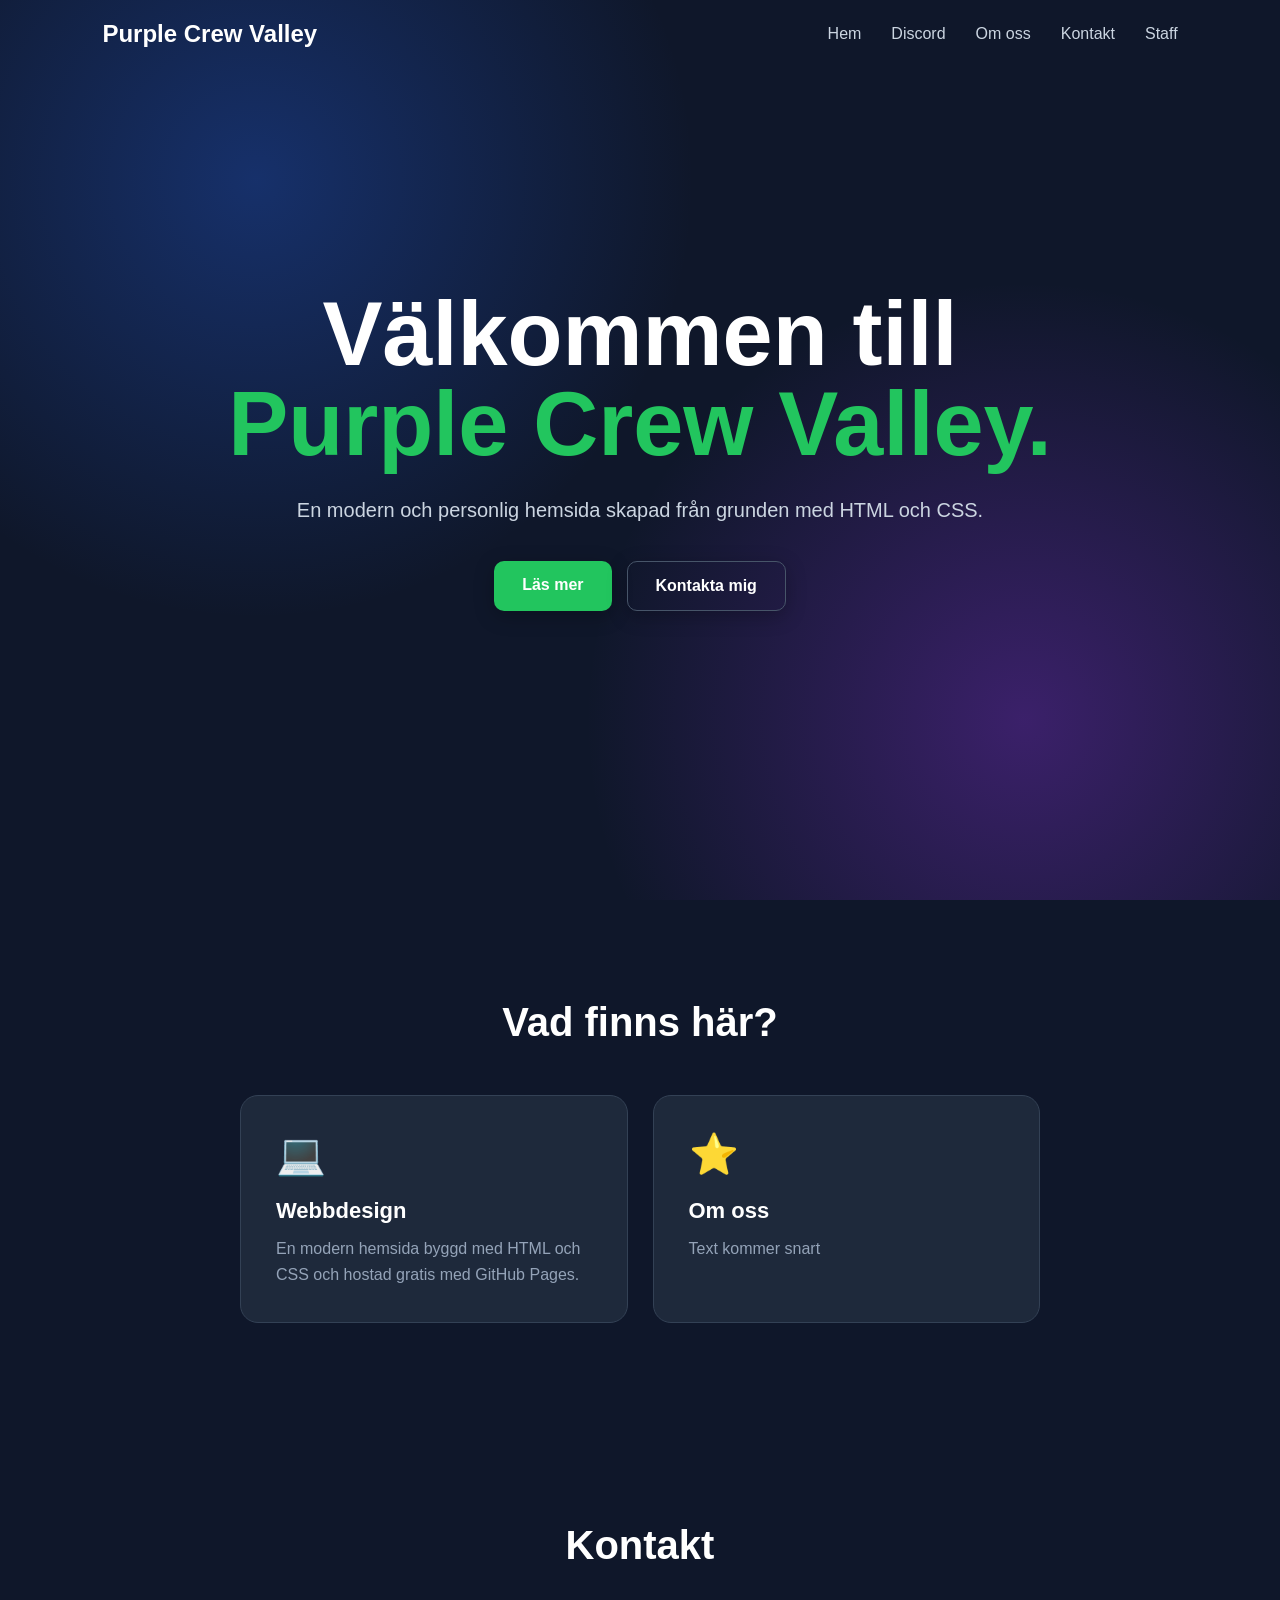
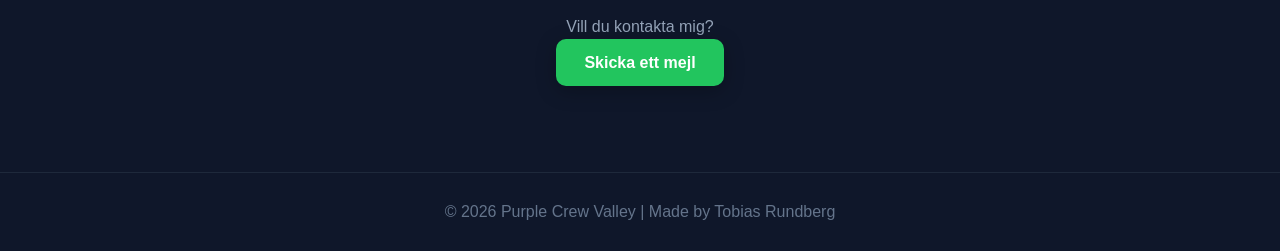
<file: index.html>
<!DOCTYPE html>
<html lang="sv">
<head>
    <meta charset="UTF-8">
    <meta name="viewport" content="width=device-width, initial-scale=1.0">

    <title>Purple crew valley</title>
    <link rel="stylesheet" href="style.css">
</head>

<body>

    <!-- NAVIGATION -->

    <nav>
        <div class="logo">Purple Crew Valley</div>

        <ul class="nav-links">
            <li><a href="index.html">Hem</a></li>
            <li><a href="https://discord.gg/9gud7sJWKq">Discord</a></li>
            <li><a href="om.html">Om oss</a></li>
            <li><a href="#kontakt">Kontakt</a></li>
            <li><a href="staffs.html">Staff</a></li>
        </ul>
    </nav>


    <!-- STARTSIDA -->

    <section class="hero" id="hem">

        <div class="hero-content">

            <h1>Välkommen till <span>Purple Crew Valley.</span></h1>

            <p>
                En modern och personlig hemsida skapad från grunden
                med HTML och CSS.
            </p>

            <div class="buttons">
                <a href="om.html" class="button primary">Läs mer</a>
                <a href="#kontakt" class="button secondary">Kontakta mig</a>
            </div>

        </div>

    </section>


    <!-- OM -->

    <section id="om">

        <h2 class="section-title">Vad finns här?</h2>

        <div class="cards">

            <div class="card">
                <div class="card-icon">💻</div>

                <h3>Webbdesign</h3>

                <p>
                    En modern hemsida byggd med HTML och CSS
                    och hostad gratis med GitHub Pages.
                </p>
            </div>
            

            <div class="card">
                <div class="card-icon">⭐</div>

                <h3>Om oss</h3>

                <p>
                    Text kommer snart
                </p>
            </div>

        </div>

    </section>


    <!-- KONTAKT -->

    <section id="kontakt">

        <h2 class="section-title">Kontakt</h2>

        <div style="text-align:center; color:#94a3b8;">
            <p>
                Vill du kontakta mig?
            </p>

            <br>

            <a href="tobiasrundberg3@gmail.com"
               class="button primary">
                Skicka ett mejl
            </a>
        </div>

    </section>


    <!-- FOOTER -->

    <footer>
        © 2026 Purple Crew Valley | Made by Tobias Rundberg
    </footer>

</body>
</html>
</file>
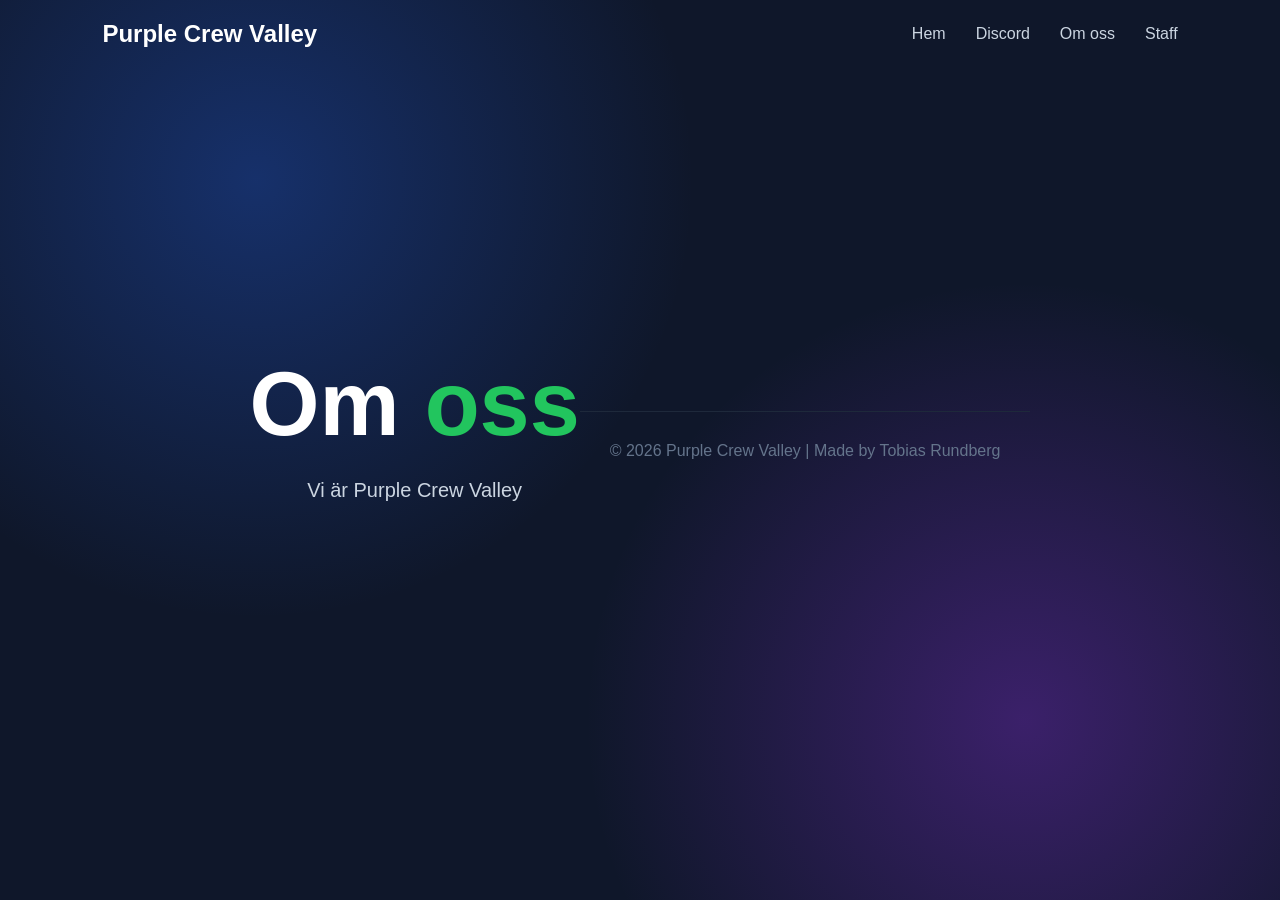
<file: om.html>
<!DOCTYPE html>
<html lang="sv">
<head>
    <meta charset="UTF-8">
    <meta name="viewport" content="width=device-width, initial-scale=1.0">

    <title>Om oss</title>

    <link rel="stylesheet" href="style.css">
</head>

<body>

    <nav>
        <div class="logo">Purple Crew Valley</div>

        <ul class="nav-links">
            <li><a href="index.html">Hem</a></li>
            <li><a href="https://discord.gg/9gud7sJWKq target="_blank">Discord</a></li>
            <li><a href="om.html">Om oss</a></li>
            <li><a href="staffs.html">Staff</a></li>
        </ul>
    </nav>

    <section class="hero">

        <div class="hero-content">

            <h1>Om <span>oss</span></h1>

            <p>
                Vi är Purple Crew Valley
            </p>

        </div>
            <footer>
            © 2026 Purple Crew Valley | Made by Tobias Rundberg
            </footer>
        
    </section>


    
</body>
</html>
</file>
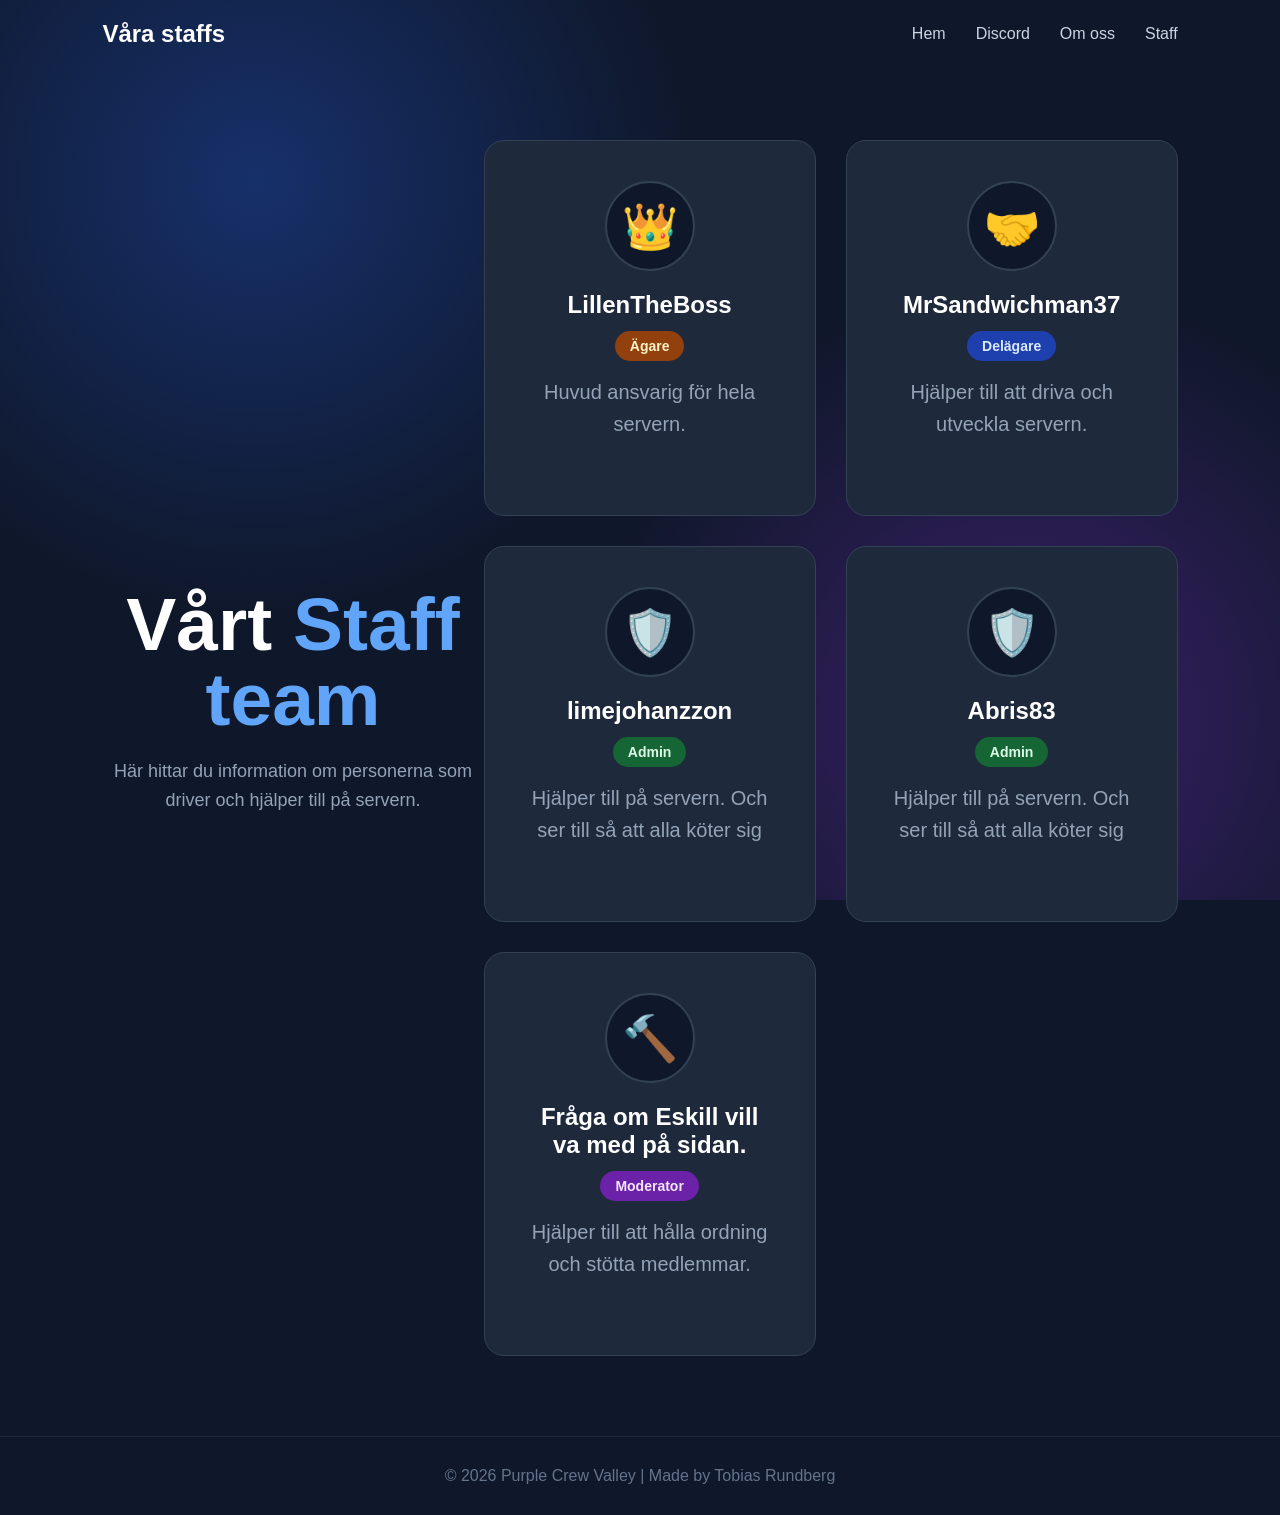
<file: staffs.html>
<!DOCTYPE html>
<html lang="sv">
<head>
    <meta charset="UTF-8">
    <meta name="viewport" content="width=device-width, initial-scale=1.0">

    <title>Staff - Min hemsida</title>

    <link rel="stylesheet" href="style.css">
</head>

<body>

    <!-- NAVIGATION -->

    <nav>
        <div class="logo">Våra staffs</div>

        <ul class="nav-links">
            <li><a href="index.html">Hem</a></li>
              <li><a href="https://discord.gg/9gud7sJWKq target="_blank">Discord</a></li>
            <li><a href="om.html">Om oss</a></li>
            <li><a href="staffs.html">Staff</a></li>
        </ul>
    </nav>


    <!-- STAFF -->

    <section class="hero staff-section">

        <div class="staff-header">
            <h1>Vårt <span>Staff team</span></h1>

            <p>
                Här hittar du information om personerna
                som driver och hjälper till på servern.
            </p>
        </div>


        <div class="staff-container">

            <!-- ÄGARE -->

            <div class="staff-card">

                <div class="staff-avatar">
                    👑
                </div>

                <h2>LillenTheBoss</h2>

                <div class="staff-role owner">
                    Ägare
                </div>

                <p>
                    Huvud ansvarig för hela servern.
                </p>

            </div>


            <!-- DELÄGARE -->

            <div class="staff-card">

                <div class="staff-avatar">
                    🤝
                </div>

                <h2>MrSandwichman37</h2>

                <div class="staff-role co-owner">
                    Delägare
                </div>

                <p>
                    Hjälper till att driva och utveckla servern.
                </p>

            </div>


            <!-- ADMIN -->

            <div class="staff-card">

                <div class="staff-avatar">
                    🛡️
                </div>

                <h2>limejohanzzon</h2>

                <div class="staff-role admin">
                    Admin
                </div>

                <p>
                    Hjälper till på servern. Och ser till så att alla köter sig
                </p>

            </div>

                <!-- ADMIN 2 -->

<div class="staff-card">

    <div class="staff-avatar">
        🛡️
    </div>

    <h2>Abris83</h2>

    <div class="staff-role admin">
        Admin
    </div>

    <p>
        Hjälper till på servern. Och ser till så att alla köter sig    
    </p>

</div>


            <!-- MODERATOR -->

            <div class="staff-card">

                <div class="staff-avatar">
                    🔨
                </div>

                <h2>Fråga om Eskill vill va med på sidan.</h2>

                <div class="staff-role moderator">
                    Moderator
                </div>

                <p>
                    Hjälper till att hålla ordning och stötta medlemmar.
                </p>

            </div>

        </div>
      

    </section>

  


    <!-- FOOTER -->

    <footer>
        © 2026 Purple Crew Valley | Made by Tobias Rundberg
    </footer>

</body>
</html>
</file>
<file: style.css>
* {
            margin: 0;
            padding: 0;
            box-sizing: border-box;
        }

        html {
            scroll-behavior: smooth;
        }

        body {
            font-family: Arial, Helvetica, sans-serif;
    color: white;

    background:
        radial-gradient(circle at 20% 20%, #2563eb55, transparent 35%),
        radial-gradient(circle at 80% 80%, #9333ea55, transparent 35%),
        #0f172a;

    background-attachment: fixed;
        }

        /* NAVIGATION */

        nav {
            width: 100%;
            padding: 20px 8%;
            display: flex;
            justify-content: space-between;
            align-items: center;
            position: absolute;
            top: 0;
            left: 0;
            z-index: 10;
        }

        .logo {
            font-size: 24px;
            font-weight: bold;
        }

        .nav-links {
            display: flex;
            gap: 30px;
            list-style: none;
        }

        .nav-links a {
            color: #cbd5e1;
            text-decoration: none;
            transition: 0.3s;
        }

        .nav-links a:hover {
                color: #60a5fa;
                transform: translateY(-2px);
            }

        /* HERO */

        .hero {
            min-height: 100vh;
            display: flex;
            align-items: center;
            justify-content: center;
            text-align: center;
            padding: 100px 20px;

            background: transparent;

        }


        .hero-content {
            max-width: 850px;
        }

        .hero h1 {
            font-size: clamp(45px, 8vw, 90px);
            line-height: 1;
            margin-bottom: 25px;
        }

        .hero h1 span {
            color: #22c55e;
        }

        .hero p {
            color: #cbd5e1;
            font-size: 20px;
            line-height: 1.6;
            margin-bottom: 35px;
        }

        .buttons {
            display: flex;
            justify-content: center;
            gap: 15px;
            flex-wrap: wrap;
        }

        .button {
            padding: 15px 28px;
            border-radius: 10px;
            text-decoration: none;
            font-weight: bold;
            transition: 0.3s;
            box-shadow: 0 5px 20px rgba(0, 0, 0, 0.25);
        }

        .primary {
            background: #22c55e;
            color: white;
        }

        .primary:hover {
            background: #1d4ed8;
            transform: translateY(-3px);
            box-shadwo: 1 10px 30px rgba(37, 99, 235, 0.4);
        }

        .secondary {
            border: 1px solid #475569;
            color: white;
        }

        .secondary:hover {
            background: #1e293b;
            transform: translateY(-3px);
        }

        /* SECTION */

        section {
            padding: 100px 8%;
        }

        .section-title {
            text-align: center;
            font-size: 40px;
            margin-bottom: 50px;
        }

        /* CARDS */

        .cards {
            max-width: 800px;
            margin: auto;
            display: grid;
            grid-template-columns: repeat(2, 1fr);
            gap: 25px;
        }

        .card {
            background: #1e293b;
            padding: 35px;
            border-radius: 18px;
            border: 1px solid #334155;
            transition: 0.3s;
        }

        .card:hover {
            transform: translateY(-10px) scale(1.02);
            border-color: #60a5fa;
            box-shadow: 0 15px 35px rgba(0, 0, 0, 0.3);
        }

        .card-icon {
            font-size: 40px;
            margin-bottom: 20px;
            transition: 0.3s;
        }

        .card:hover .card-icon {
    transform: scale(1.2) rotate(5deg);
}

        .card h3 {
            font-size: 22px;
            margin-bottom: 12px;
        }

        .card p {
            color: #94a3b8;
            line-height: 1.6;
        }

        /* FOOTER */

        footer {
            text-align: center;
            padding: 30px;
            border-top: 1px solid #1e293b;
            color: #64748b;
        }

        /* MOBIL */

        @media (max-width: 700px) {

            nav {
                padding: 20px;
            }

            .nav-links {
                gap: 15px;
                font-size: 14px;
            }

            .cards {
                grid-template-columns: repeat(3, 1fr);
            }

            .hero p {
                font-size: 17px;
            }
        }

            @keyframes fadeIn {
    from {
        opacity: 0;
        transform: translateY(30px);
    }

    to {
        opacity: 1;
        transform: translateY(0);
    }
}

.hero-content {
    animation: fadeIn 1s ease-out;
}


/* =========================
   STAFF
   ========================= */

.staff-section {
    min-height: 100vh;
    padding: 140px 8% 80px;
}

.staff-header {
    text-align: center;
    margin-bottom: 60px;
}

.staff-header h1 {
    font-size: clamp(45px, 7vw, 75px);
    margin-bottom: 20px;
}

.staff-header h1 span {
    color: #60a5fa;
}

.staff-header p {
    color: #94a3b8;
    font-size: 18px;
}

.staff-container {
    max-width: 1100px;
    margin: auto;

    display: grid;
    grid-template-columns: repeat(2, 1fr);
    gap: 30px;
}

.staff-card {
    background: #1e293b;

    border: 1px solid #334155;
    border-radius: 20px;

    padding: 40px;

    text-align: center;

    transition: 0.3s;
}

.staff-card:hover {
    transform: translateY(-10px);
    border-color: #60a5fa;

    box-shadow:
        0 15px 35px rgba(0, 0, 0, 0.3);
}

.staff-avatar {
    width: 90px;
    height: 90px;

    margin: 0 auto 20px;

    display: flex;
    align-items: center;
    justify-content: center;

    font-size: 45px;

    background: #0f172a;

    border-radius: 50%;

    border: 2px solid #334155;

    transition: 0.3s;
}

.staff-card:hover .staff-avatar {
    transform: scale(1.1) rotate(5deg);
}

.staff-card h2 {
    margin-bottom: 12px;
}

.staff-card p {
    color: #94a3b8;

    line-height: 1.6;

    margin-top: 15px;
}

.staff-role {
    display: inline-block;

    padding: 7px 15px;

    border-radius: 20px;

    font-size: 14px;

    font-weight: bold;
}

/* ROLLER */

.owner {
    background: #92400e;
    color: #fef3c7;
}

.co-owner {
    background: #1e40af;
    color: #dbeafe;
}

.admin {
    background: #166534;
    color: #dcfce7;
}

.moderator {
    background: #6b21a8;
    color: #f3e8ff;
}

html,
body {
    min-height: 100%;
    background:
        radial-gradient(circle at 20% 20%, #2563eb55, transparent 35%),
        radial-gradient(circle at 80% 80%, #9333ea55, transparent 35%),
        #0f172a;
    background-attachment: fixed;
}

section {
    background: transparent;
}
</file>
